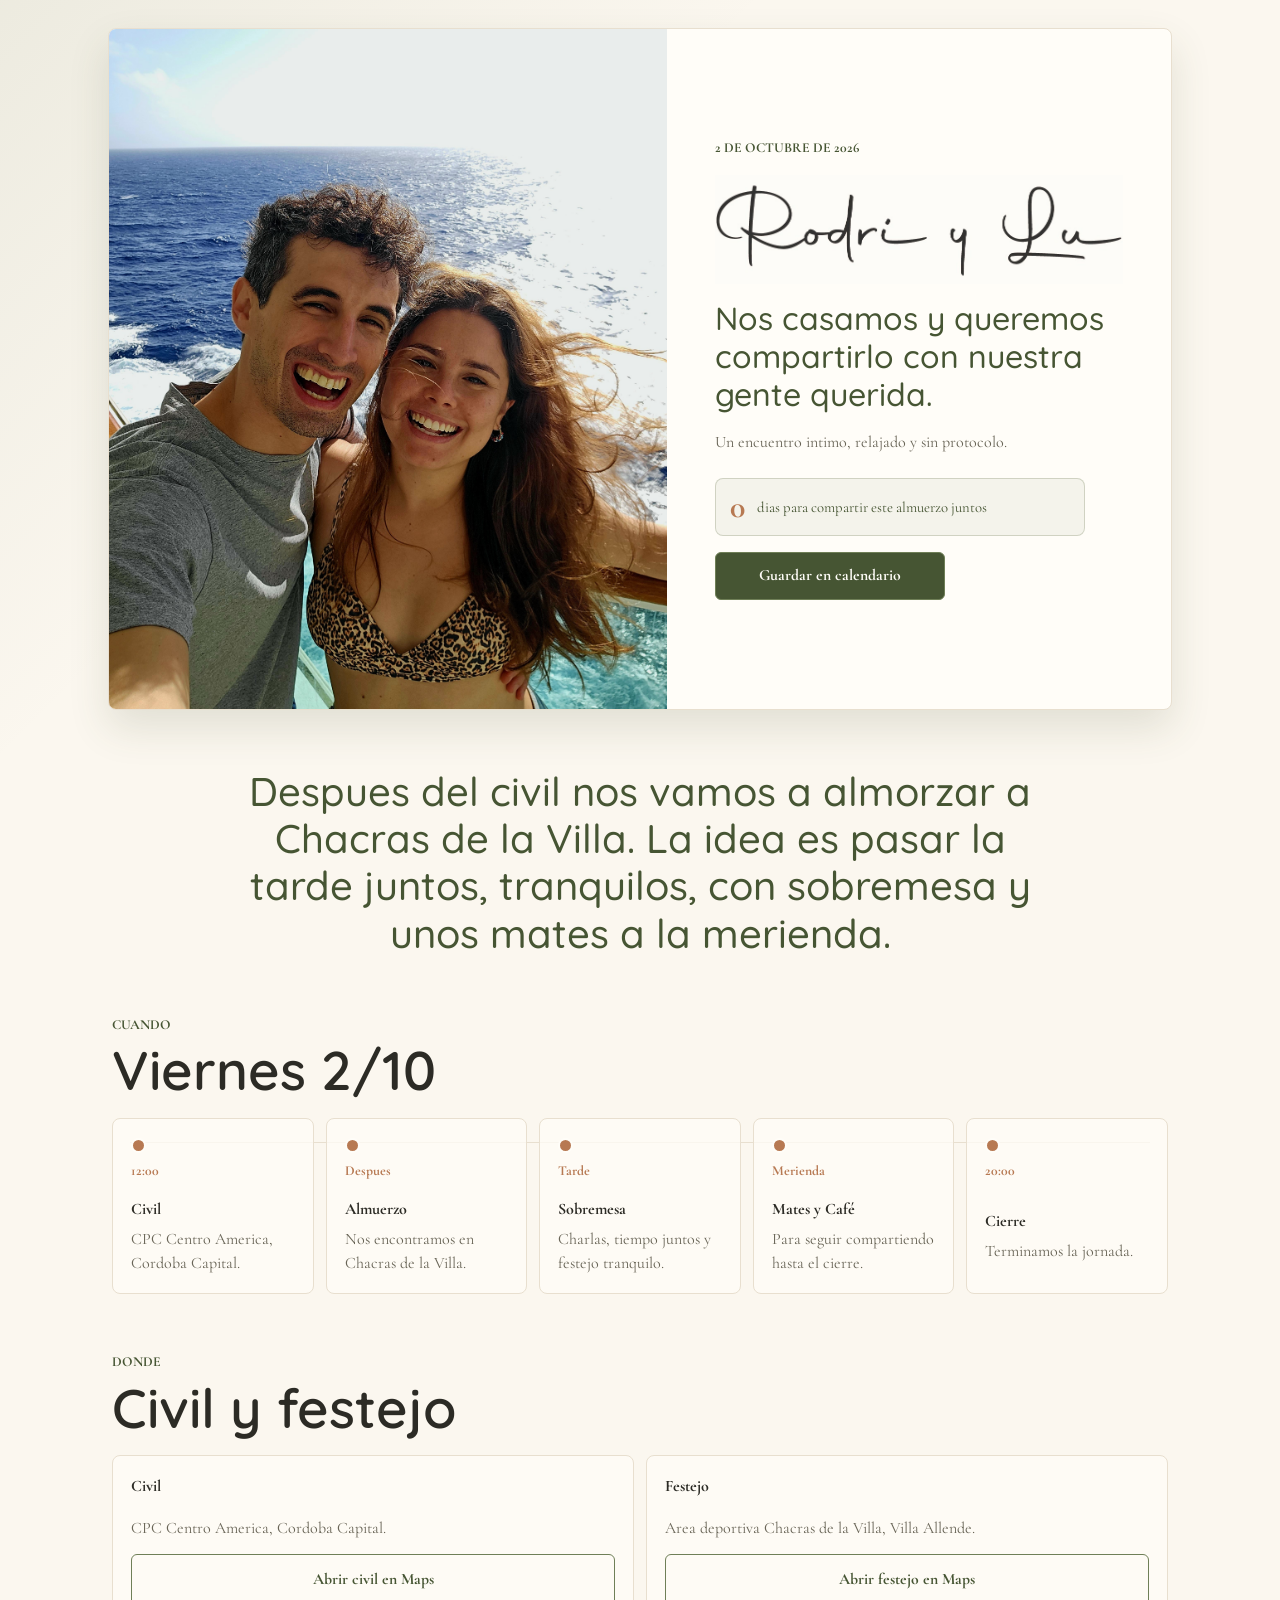
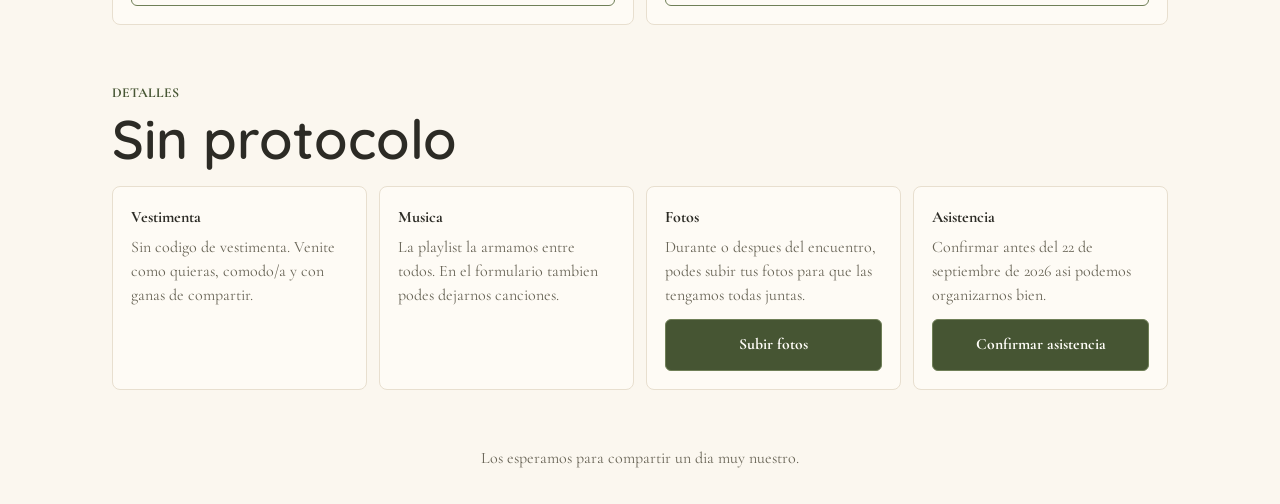
<file: index.html>
<!doctype html>
<html lang="es">
  <head>
    <meta charset="utf-8">
    <meta name="viewport" content="width=device-width, initial-scale=1">
    <title>Rodri y Lu - Nos casamos</title>
    <meta
      name="description"
      content="Invitacion al casamiento de Rodri y Lu, 2 de octubre de 2026."
    >
    <link rel="icon" type="image/svg+xml" href="favicon.svg?v=2">
    <link rel="preconnect" href="https://fonts.googleapis.com">
    <link rel="preconnect" href="https://fonts.gstatic.com" crossorigin>
    <link
      href="https://fonts.googleapis.com/css2?family=Cormorant+Garamond:wght@400;500;600&family=Quicksand:wght@400;600;700&display=swap"
      rel="stylesheet"
    >
    <link rel="stylesheet" href="styles.css">
    <script src="script.js" defer></script>
  </head>
  <body>
    <main>
      <section class="hero" aria-labelledby="titulo">
        <div class="hero__image-wrap">
          <img
            class="hero__image"
            src="20251215_083449.jpg"
            alt="Rodri y Lu sonriendo frente al mar"
          >
        </div>
        <div class="hero__content">
          <p class="eyebrow">2 de octubre de 2026</p>
          <h1 id="titulo" class="hero__title">
            <img
              class="hero__signature"
              src="rodri-lu-titulo.jpeg"
              alt="Rodri y Lu"
            >
            <span class="visually-hidden">Rodri y Lu</span>
          </h1>
          <p class="hero__lead">
            Nos casamos y queremos compartirlo con nuestra gente querida.
          </p>
          <p class="hero__note">
            Un encuentro intimo, relajado y sin protocolo.
          </p>
          <div class="countdown" aria-label="Cuenta regresiva">
            <span data-countdown-days>--</span>
            <p>dias para compartir este almuerzo juntos</p>
          </div>
          <button
            class="button button--primary"
            id="calendarButton"
            type="button"
            onclick="window.downloadCalendar()"
          >
            Guardar en calendario
          </button>
        </div>
      </section>

      <section class="section section--intro" aria-label="Resumen del dia" data-reveal>
        <p>
          Despues del civil nos vamos a almorzar a Chacras de la Villa.
          La idea es pasar la tarde juntos, tranquilos, con sobremesa y unos
          mates a la merienda.
        </p>
      </section>

      <section class="section" aria-labelledby="cuando" data-reveal>
        <div class="section__header">
          <p class="eyebrow">Cuando</p>
          <h2 id="cuando">Viernes 2/10</h2>
        </div>
        <div class="timeline">
          <article class="timeline__item">
            <span>12:00</span>
            <div>
              <h3>Civil</h3>
              <p>CPC Centro America, Cordoba Capital.</p>
            </div>
          </article>
          <article class="timeline__item">
            <span>Despues</span>
            <div>
              <h3>Almuerzo</h3>
              <p>Nos encontramos en Chacras de la Villa.</p>
            </div>
          </article>
          <article class="timeline__item">
            <span>Tarde</span>
            <div>
              <h3>Sobremesa</h3>
              <p>Charlas, tiempo juntos y festejo tranquilo.</p>
            </div>
          </article>
          <article class="timeline__item">
            <span>Merienda</span>
            <div>
              <h3>Mates y Café</h3>
              <p>Para seguir compartiendo hasta el cierre.</p>
            </div>
          </article>
          <article class="timeline__item">
            <span>20:00</span>
            <div>
              <h3>Cierre</h3>
              <p>Terminamos la jornada.</p>
            </div>
          </article>
        </div>
      </section>

      <section class="section" aria-labelledby="lugares" data-reveal>
        <div class="section__header">
          <p class="eyebrow">Donde</p>
          <h2 id="lugares">Civil y festejo</h2>
        </div>
        <div class="places">
          <article class="place">
            <h3>Civil</h3>
            <p>CPC Centro America, Cordoba Capital.</p>
            <a
              class="button"
              href="https://www.google.com/maps/search/?api=1&amp;query=-31.373877%2C-64.175724"
              target="_blank"
              rel="noreferrer"
            >
              Abrir civil en Maps
            </a>
          </article>
          <article class="place">
            <h3>Festejo</h3>
            <p>Area deportiva Chacras de la Villa, Villa Allende.</p>
            <a
              class="button"
              href="https://maps.app.goo.gl/roh1Jn7AiqDTMNXW6"
              target="_blank"
              rel="noreferrer"
            >
              Abrir festejo en Maps
            </a>
          </article>
        </div>
      </section>

      <section class="section details" aria-labelledby="detalles" data-reveal>
        <div class="section__header">
          <p class="eyebrow">Detalles</p>
          <h2 id="detalles">Sin protocolo</h2>
        </div>
        <div class="detail-grid">
          <article>
            <h3>Vestimenta</h3>
            <p>Sin codigo de vestimenta. Venite como quieras, comodo/a y con ganas de compartir.</p>
          </article>
          <article>
            <h3>Musica</h3>
            <p>La playlist la armamos entre todos. En el formulario tambien podes dejarnos canciones.</p>
          </article>
          <article>
            <h3>Fotos</h3>
            <p>Durante o despues del encuentro, podes subir tus fotos para que las tengamos todas juntas.</p>
            <a
              class="button button--primary"
              href="https://drive.google.com/drive/folders/1p0uRSj1Km4AF0QkchjCwYqbOYrl7e0Zj?usp=drive_link"
              target="_blank"
              rel="noreferrer"
            >
              Subir fotos
            </a>
          </article>
          <article>
            <h3>Asistencia</h3>
            <p>Confirmar antes del 22 de septiembre de 2026 asi podemos organizarnos bien.</p>
            <a
              class="button button--primary"
              href="https://docs.google.com/forms/d/e/1FAIpQLSd9v9ZdfLHnsJlfOEsQNqAsKjIE3yErO4AVZEZRMTmeijRGEQ/viewform?usp=publish-editor"
              target="_blank"
              rel="noreferrer"
            >
              Confirmar asistencia
            </a>
          </article>
        </div>
      </section>
    </main>

    <footer>
      <p>Los esperamos para compartir un dia muy nuestro.</p>
    </footer>
    <a
      class="floating-rsvp"
      href="https://docs.google.com/forms/d/e/1FAIpQLSd9v9ZdfLHnsJlfOEsQNqAsKjIE3yErO4AVZEZRMTmeijRGEQ/viewform?usp=publish-editor"
      target="_blank"
      rel="noreferrer"
    >
      Confirmar asistencia
    </a>
  </body>
</html>
</file>
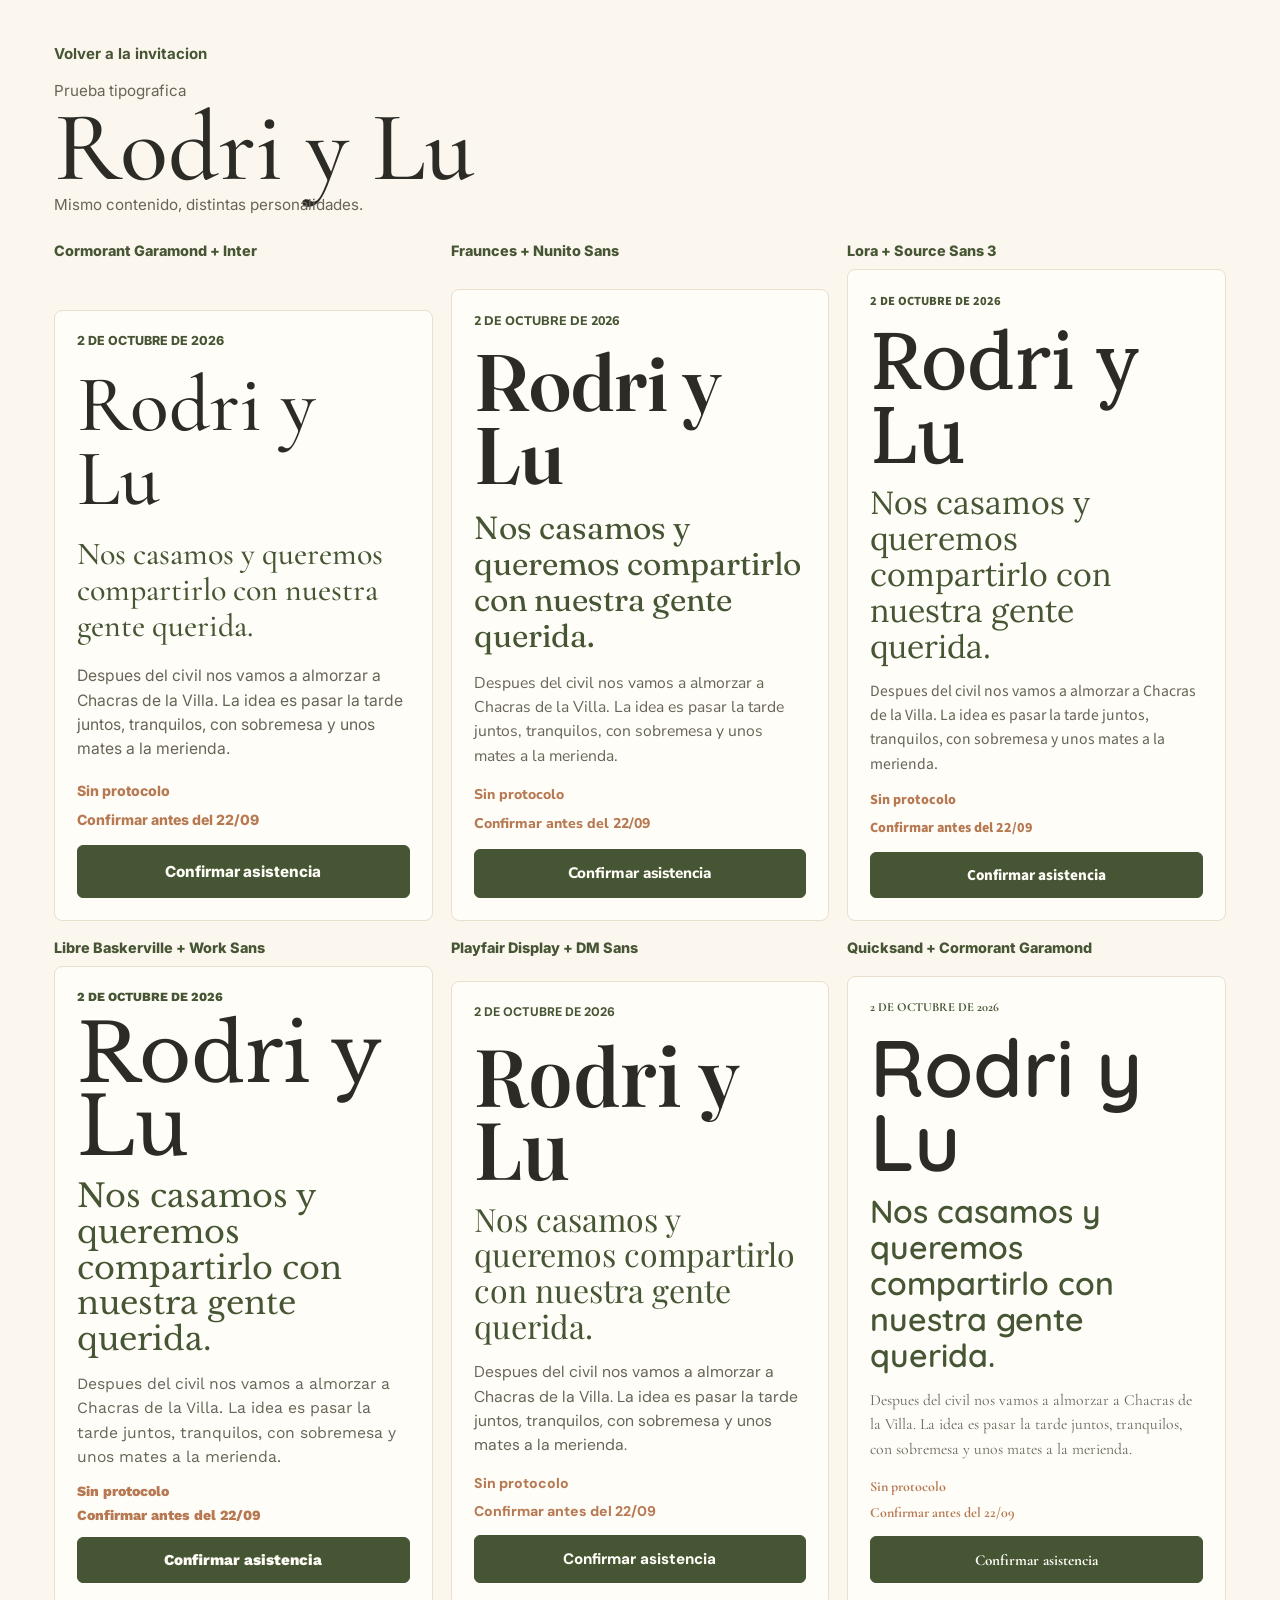
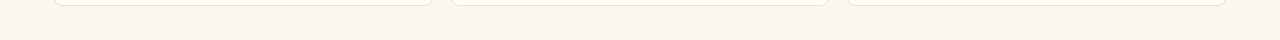
<file: fuentes.html>
<!doctype html>
<html lang="es">
  <head>
    <meta charset="utf-8">
    <meta name="viewport" content="width=device-width, initial-scale=1">
    <title>Prueba de fuentes - Rodri y Lu</title>
    <meta
      name="description"
      content="Comparador de fuentes para la invitacion de Rodri y Lu."
    >
    <link rel="icon" type="image/svg+xml" href="favicon.svg?v=2">
    <link rel="preconnect" href="https://fonts.googleapis.com">
    <link rel="preconnect" href="https://fonts.gstatic.com" crossorigin>
    <link
      href="https://fonts.googleapis.com/css2?family=Cormorant+Garamond:wght@400;500;600&family=DM+Sans:wght@400;600;700&family=Fraunces:opsz,wght@9..144,400;9..144,600;9..144,700&family=Inter:wght@400;600;700;800&family=Libre+Baskerville:wght@400;700&family=Lora:wght@400;500;600&family=Nunito+Sans:wght@400;600;700;800&family=Playfair+Display:wght@400;600;700&family=Quicksand:wght@400;600;700&family=Source+Sans+3:wght@400;600;700&family=Work+Sans:wght@400;600;700&display=swap"
      rel="stylesheet"
    >
    <link rel="stylesheet" href="fuentes.css">
  </head>
  <body>
    <main class="page">
      <header class="page__header">
        <a href="index.html">Volver a la invitacion</a>
        <div>
          <p>Prueba tipografica</p>
          <h1>Rodri y Lu</h1>
          <span>Mismo contenido, distintas personalidades.</span>
        </div>
      </header>

      <section class="font-grid" aria-label="Combinaciones de fuentes">
        <article class="sample sample--cormorant-inter">
          <p class="sample__label">Cormorant Garamond + Inter</p>
          <div class="sample__card">
            <p class="sample__date">2 de octubre de 2026</p>
            <h2>Rodri y Lu</h2>
            <p class="sample__lead">
              Nos casamos y queremos compartirlo con nuestra gente querida.
            </p>
            <p class="sample__text">
              Despues del civil nos vamos a almorzar a Chacras de la Villa.
              La idea es pasar la tarde juntos, tranquilos, con sobremesa y
              unos mates a la merienda.
            </p>
            <div class="sample__details">
              <span>Sin protocolo</span>
              <span>Confirmar antes del 22/09</span>
            </div>
            <button type="button">Confirmar asistencia</button>
          </div>
        </article>

        <article class="sample sample--fraunces-nunito">
          <p class="sample__label">Fraunces + Nunito Sans</p>
          <div class="sample__card">
            <p class="sample__date">2 de octubre de 2026</p>
            <h2>Rodri y Lu</h2>
            <p class="sample__lead">
              Nos casamos y queremos compartirlo con nuestra gente querida.
            </p>
            <p class="sample__text">
              Despues del civil nos vamos a almorzar a Chacras de la Villa.
              La idea es pasar la tarde juntos, tranquilos, con sobremesa y
              unos mates a la merienda.
            </p>
            <div class="sample__details">
              <span>Sin protocolo</span>
              <span>Confirmar antes del 22/09</span>
            </div>
            <button type="button">Confirmar asistencia</button>
          </div>
        </article>

        <article class="sample sample--lora-source">
          <p class="sample__label">Lora + Source Sans 3</p>
          <div class="sample__card">
            <p class="sample__date">2 de octubre de 2026</p>
            <h2>Rodri y Lu</h2>
            <p class="sample__lead">
              Nos casamos y queremos compartirlo con nuestra gente querida.
            </p>
            <p class="sample__text">
              Despues del civil nos vamos a almorzar a Chacras de la Villa.
              La idea es pasar la tarde juntos, tranquilos, con sobremesa y
              unos mates a la merienda.
            </p>
            <div class="sample__details">
              <span>Sin protocolo</span>
              <span>Confirmar antes del 22/09</span>
            </div>
            <button type="button">Confirmar asistencia</button>
          </div>
        </article>

        <article class="sample sample--baskerville-work">
          <p class="sample__label">Libre Baskerville + Work Sans</p>
          <div class="sample__card">
            <p class="sample__date">2 de octubre de 2026</p>
            <h2>Rodri y Lu</h2>
            <p class="sample__lead">
              Nos casamos y queremos compartirlo con nuestra gente querida.
            </p>
            <p class="sample__text">
              Despues del civil nos vamos a almorzar a Chacras de la Villa.
              La idea es pasar la tarde juntos, tranquilos, con sobremesa y
              unos mates a la merienda.
            </p>
            <div class="sample__details">
              <span>Sin protocolo</span>
              <span>Confirmar antes del 22/09</span>
            </div>
            <button type="button">Confirmar asistencia</button>
          </div>
        </article>

        <article class="sample sample--playfair-dm">
          <p class="sample__label">Playfair Display + DM Sans</p>
          <div class="sample__card">
            <p class="sample__date">2 de octubre de 2026</p>
            <h2>Rodri y Lu</h2>
            <p class="sample__lead">
              Nos casamos y queremos compartirlo con nuestra gente querida.
            </p>
            <p class="sample__text">
              Despues del civil nos vamos a almorzar a Chacras de la Villa.
              La idea es pasar la tarde juntos, tranquilos, con sobremesa y
              unos mates a la merienda.
            </p>
            <div class="sample__details">
              <span>Sin protocolo</span>
              <span>Confirmar antes del 22/09</span>
            </div>
            <button type="button">Confirmar asistencia</button>
          </div>
        </article>

        <article class="sample sample--quicksand-cormorant">
          <p class="sample__label">Quicksand + Cormorant Garamond</p>
          <div class="sample__card">
            <p class="sample__date">2 de octubre de 2026</p>
            <h2>Rodri y Lu</h2>
            <p class="sample__lead">
              Nos casamos y queremos compartirlo con nuestra gente querida.
            </p>
            <p class="sample__text">
              Despues del civil nos vamos a almorzar a Chacras de la Villa.
              La idea es pasar la tarde juntos, tranquilos, con sobremesa y
              unos mates a la merienda.
            </p>
            <div class="sample__details">
              <span>Sin protocolo</span>
              <span>Confirmar antes del 22/09</span>
            </div>
            <button type="button">Confirmar asistencia</button>
          </div>
        </article>
      </section>
    </main>
  </body>
</html>
</file>
<file: styles.css>
:root {
  --bg: #fbf7ef;
  --paper: #fffdf8;
  --ink: #2c2b25;
  --muted: #686456;
  --sage: #6f7f57;
  --sage-dark: #465533;
  --clay: #b77952;
  --line: #e8dfcf;
  --shadow: 0 18px 40px rgba(70, 85, 51, 0.14);
  --font-display: 'Quicksand', Arial, sans-serif;
  --font-ui: 'Cormorant Garamond', Georgia, 'Times New Roman', serif;
}

* {
  box-sizing: border-box;
}

body {
  margin: 0;
  background:
    linear-gradient(135deg, rgba(111, 127, 87, 0.1), transparent 34rem),
    var(--bg);
  color: var(--ink);
  font-family: var(--font-ui);
  line-height: 1.5;
}

main {
  width: min(100%, 1120px);
  margin: 0 auto;
  padding: 18px;
}

.hero {
  display: grid;
  gap: 0;
  min-height: calc(100vh - 36px);
  overflow: hidden;
  background: var(--paper);
  border: 1px solid var(--line);
  border-radius: 8px;
  box-shadow: var(--shadow);
}

.hero__image-wrap {
  min-height: 390px;
  max-height: 58vh;
  overflow: hidden;
}

.hero__image {
  width: 100%;
  height: 100%;
  min-height: 390px;
  display: block;
  object-fit: cover;
  object-position: 42% 64%;
}

.hero__content {
  display: flex;
  flex-direction: column;
  justify-content: center;
  gap: 16px;
  padding: 34px 24px 38px;
}

.eyebrow {
  margin: 0;
  color: var(--sage-dark);
  font-family: var(--font-ui);
  font-size: 0.86rem;
  font-weight: 700;
  letter-spacing: 0;
  text-transform: uppercase;
}

h1,
h2,
h3,
p {
  margin-top: 0;
}

h1 {
  margin-bottom: 0;
  font-family: var(--font-display);
  font-size: clamp(3.6rem, 17vw, 7.4rem);
  font-weight: 600;
  line-height: 0.92;
}

.hero__title {
  width: min(100%, 520px);
  line-height: 1;
}

.hero__signature {
  display: block;
  width: 100%;
  height: auto;
  mix-blend-mode: multiply;
}

.visually-hidden {
  position: absolute;
  width: 1px;
  height: 1px;
  padding: 0;
  overflow: hidden;
  clip: rect(0, 0, 0, 0);
  white-space: nowrap;
  border: 0;
}

h2 {
  margin-bottom: 0;
  font-family: var(--font-display);
  font-size: clamp(2rem, 8vw, 3.4rem);
  font-weight: 600;
  line-height: 1;
}

h3 {
  margin-bottom: 6px;
  font-family: var(--font-ui);
  font-size: 1rem;
}

.hero__lead {
  max-width: 560px;
  margin-bottom: 0;
  color: var(--sage-dark);
  font-family: var(--font-display);
  font-weight: 500;
  font-size: clamp(1.35rem, 5vw, 2rem);
  line-height: 1.18;
}

.hero__note {
  max-width: 470px;
  margin-bottom: 8px;
  color: var(--muted);
  font-family: var(--font-ui);
  font-size: 1rem;
}

.button {
  display: inline-flex;
  align-items: center;
  justify-content: center;
  width: 100%;
  min-height: 48px;
  padding: 13px 18px;
  border: 1px solid var(--sage);
  border-radius: 6px;
  background: transparent;
  color: var(--sage-dark);
  font-family: var(--font-ui);
  font-size: 0.98rem;
  font-weight: 700;
  text-align: center;
  text-decoration: none;
  cursor: pointer;
  transition:
    background-color 180ms ease,
    border-color 180ms ease,
    color 180ms ease,
    transform 180ms ease,
    box-shadow 180ms ease;
}

.button--primary {
  background: var(--sage-dark);
  color: #fffdf8;
}

.button:hover {
  border-color: var(--sage-dark);
  transform: translateY(-2px);
  box-shadow: 0 10px 20px rgba(70, 85, 51, 0.12);
}

.button:active {
  transform: translateY(0);
  box-shadow: none;
}

.button:focus-visible {
  outline: 3px solid rgba(183, 121, 82, 0.45);
  outline-offset: 3px;
}

.countdown {
  display: grid;
  grid-template-columns: auto 1fr;
  gap: 12px;
  align-items: center;
  width: min(100%, 370px);
  padding: 12px 14px;
  border: 1px solid rgba(111, 127, 87, 0.28);
  border-radius: 8px;
  background: rgba(111, 127, 87, 0.08);
}

.countdown span {
  color: var(--clay);
  font-family: var(--font-ui);
  font-size: 2rem;
  font-weight: 800;
  line-height: 1;
}

.countdown p {
  margin: 0;
  color: var(--sage-dark);
  font-family: var(--font-ui);
  font-size: 0.92rem;
  line-height: 1.25;
}

.section {
  padding: 42px 4px 0;
}

.reveal-ready [data-reveal] {
  opacity: 0;
  transform: translateY(22px);
  transition:
    opacity 650ms ease,
    transform 650ms ease;
}

.reveal-ready [data-reveal].is-visible {
  opacity: 1;
  transform: translateY(0);
}

.section--intro {
  padding-top: 34px;
}

.section--intro p {
  margin: 0 auto;
  max-width: 820px;
  color: var(--sage-dark);
  font-family: var(--font-display);
  font-weight: 500;
  font-size: clamp(1.45rem, 6vw, 2.5rem);
  line-height: 1.18;
  text-align: center;
}

.section__header {
  display: grid;
  gap: 8px;
  margin-bottom: 20px;
}

.timeline,
.places,
.detail-grid {
  display: grid;
  gap: 12px;
}

.timeline {
  position: relative;
}

.timeline::before {
  position: absolute;
  top: 18px;
  bottom: 18px;
  left: 23px;
  width: 1px;
  background: var(--line);
  content: '';
}

.timeline__item,
.place,
.detail-grid article {
  padding: 18px;
  border: 1px solid var(--line);
  border-radius: 8px;
  background: rgba(255, 253, 248, 0.76);
}

.timeline__item {
  position: relative;
  z-index: 1;
  display: grid;
  grid-template-columns: minmax(72px, 92px) 1fr;
  gap: 16px;
  align-items: start;
  padding-left: 42px;
}

.timeline__item::before {
  position: absolute;
  top: 22px;
  left: 18px;
  width: 11px;
  height: 11px;
  border: 2px solid var(--paper);
  border-radius: 50%;
  background: var(--clay);
  content: '';
}

.timeline__item span {
  color: var(--clay);
  font-family: var(--font-ui);
  font-size: 0.86rem;
  font-weight: 700;
}

.timeline__item p,
.place p,
.detail-grid p {
  margin-bottom: 0;
  color: var(--muted);
  font-family: var(--font-ui);
}

.place {
  display: grid;
  gap: 12px;
}

.place p {
  margin-bottom: 2px;
}

.detail-grid .button {
  margin-top: 12px;
}

.details {
  padding-bottom: 20px;
}

footer {
  width: min(100%, 1120px);
  margin: 0 auto;
  padding: 8px 18px 34px;
  color: var(--muted);
  font-family: var(--font-ui);
  text-align: center;
}

footer p {
  margin: 0;
}

.floating-rsvp {
  position: fixed;
  right: 18px;
  bottom: 16px;
  left: auto;
  z-index: 10;
  display: inline-flex;
  align-items: center;
  justify-content: center;
  min-height: 48px;
  width: auto;
  padding: 12px 18px;
  border-radius: 6px;
  background: var(--sage-dark);
  color: #fffdf8;
  font-family: var(--font-ui);
  font-weight: 700;
  text-decoration: none;
  opacity: 0;
  pointer-events: none;
  transform: translateY(14px);
  box-shadow: 0 14px 34px rgba(70, 85, 51, 0.25);
  transition:
    opacity 180ms ease,
    transform 180ms ease;
}

.floating-rsvp.is-visible {
  opacity: 1;
  pointer-events: auto;
  transform: translateY(0);
}

@media (min-width: 760px) {
  main {
    padding: 28px;
  }

  .hero {
    grid-template-columns: minmax(0, 1.05fr) minmax(360px, 0.95fr);
    min-height: 680px;
  }

  .hero__image-wrap,
  .hero__image {
    min-height: 680px;
    max-height: none;
  }

  .hero__content {
    padding: 48px;
  }

  .hero .button {
    width: fit-content;
    min-width: 230px;
  }

  .section {
    padding-top: 58px;
  }

  .places,
  .detail-grid {
    grid-template-columns: repeat(2, minmax(0, 1fr));
  }

  .detail-grid {
    grid-template-columns: repeat(4, minmax(0, 1fr));
  }

  .floating-rsvp {
    display: none;
  }
}

@media (min-width: 1040px) {
  .timeline {
    grid-template-columns: repeat(5, minmax(0, 1fr));
  }

  .timeline::before {
    top: 24px;
    right: 18px;
    bottom: auto;
    left: 18px;
    width: auto;
    height: 1px;
  }

  .timeline__item {
    grid-template-columns: 1fr;
    padding-top: 42px;
    padding-left: 18px;
  }

  .timeline__item::before {
    top: 19px;
    left: 18px;
  }
}

@media (prefers-reduced-motion: reduce) {
  *,
  *::before,
  *::after {
    scroll-behavior: auto !important;
    transition-duration: 1ms !important;
    animation-duration: 1ms !important;
    animation-iteration-count: 1 !important;
  }

  .reveal-ready [data-reveal] {
    opacity: 1;
    transform: none;
  }

  .button:hover {
    transform: none;
  }
}
</file>
<file: fuentes.css>
:root {
  --bg: #fbf7ef;
  --paper: #fffdf8;
  --ink: #2c2b25;
  --muted: #686456;
  --sage: #465533;
  --clay: #b77952;
  --line: #e8dfcf;
}

* {
  box-sizing: border-box;
}

body {
  margin: 0;
  background: var(--bg);
  color: var(--ink);
  font-family: Inter, Arial, sans-serif;
}

.page {
  width: min(100%, 1240px);
  margin: 0 auto;
  padding: 22px;
}

.page__header {
  display: grid;
  gap: 18px;
  padding: 10px 0 28px;
}

.page__header a {
  width: fit-content;
  color: var(--sage);
  font-size: 0.94rem;
  font-weight: 700;
  text-decoration: none;
}

.page__header p,
.page__header span {
  margin: 0;
  color: var(--muted);
  font-size: 0.95rem;
}

.page__header h1 {
  margin: 0;
  font-family: 'Cormorant Garamond', Georgia, serif;
  font-size: clamp(3.2rem, 12vw, 6.2rem);
  font-weight: 500;
  line-height: 0.95;
}

.font-grid {
  display: grid;
  gap: 18px;
}

.sample {
  display: grid;
  gap: 10px;
}

.sample__label {
  margin: 0;
  color: var(--sage);
  font-family: Inter, Arial, sans-serif;
  font-size: 0.9rem;
  font-weight: 800;
}

.sample__card {
  display: grid;
  gap: 14px;
  min-height: 100%;
  padding: 22px;
  border: 1px solid var(--line);
  border-radius: 8px;
  background: var(--paper);
}

.sample__date,
.sample__text,
.sample__details,
.sample button {
  font-family: var(--body-font);
}

.sample__date {
  margin: 0;
  color: var(--sage);
  font-size: 0.78rem;
  font-weight: 800;
  text-transform: uppercase;
}

.sample h2 {
  margin: 0;
  font-family: var(--display-font);
  font-size: clamp(3rem, 12vw, 5rem);
  font-weight: var(--display-weight);
  line-height: 0.92;
}

.sample__lead {
  margin: 0;
  color: var(--sage);
  font-family: var(--display-font);
  font-size: clamp(1.45rem, 6vw, 2rem);
  font-weight: var(--lead-weight);
  line-height: 1.12;
}

.sample__text {
  margin: 0;
  color: var(--muted);
  font-size: 0.98rem;
  line-height: 1.55;
}

.sample__details {
  display: grid;
  gap: 8px;
  color: var(--clay);
  font-size: 0.88rem;
  font-weight: 800;
}

.sample button {
  min-height: 46px;
  border: 1px solid var(--sage);
  border-radius: 6px;
  background: var(--sage);
  color: var(--paper);
  font-size: 0.95rem;
  font-weight: 800;
}

.sample--cormorant-inter {
  --display-font: 'Cormorant Garamond', Georgia, serif;
  --body-font: Inter, Arial, sans-serif;
  --display-weight: 500;
  --lead-weight: 500;
}

.sample--fraunces-nunito {
  --display-font: Fraunces, Georgia, serif;
  --body-font: 'Nunito Sans', Arial, sans-serif;
  --display-weight: 600;
  --lead-weight: 400;
}

.sample--lora-source {
  --display-font: Lora, Georgia, serif;
  --body-font: 'Source Sans 3', Arial, sans-serif;
  --display-weight: 500;
  --lead-weight: 400;
}

.sample--baskerville-work {
  --display-font: 'Libre Baskerville', Georgia, serif;
  --body-font: 'Work Sans', Arial, sans-serif;
  --display-weight: 400;
  --lead-weight: 400;
}

.sample--playfair-dm {
  --display-font: 'Playfair Display', Georgia, serif;
  --body-font: 'DM Sans', Arial, sans-serif;
  --display-weight: 600;
  --lead-weight: 400;
}

.sample--quicksand-cormorant {
  --display-font: Quicksand, Arial, sans-serif;
  --body-font: 'Cormorant Garamond', Georgia, serif;
  --display-weight: 600;
  --lead-weight: 600;
}

@media (min-width: 760px) {
  .page {
    padding: 34px;
  }

  .font-grid {
    grid-template-columns: repeat(2, minmax(0, 1fr));
  }
}

@media (min-width: 1120px) {
  .font-grid {
    grid-template-columns: repeat(3, minmax(0, 1fr));
  }
}
</file>
